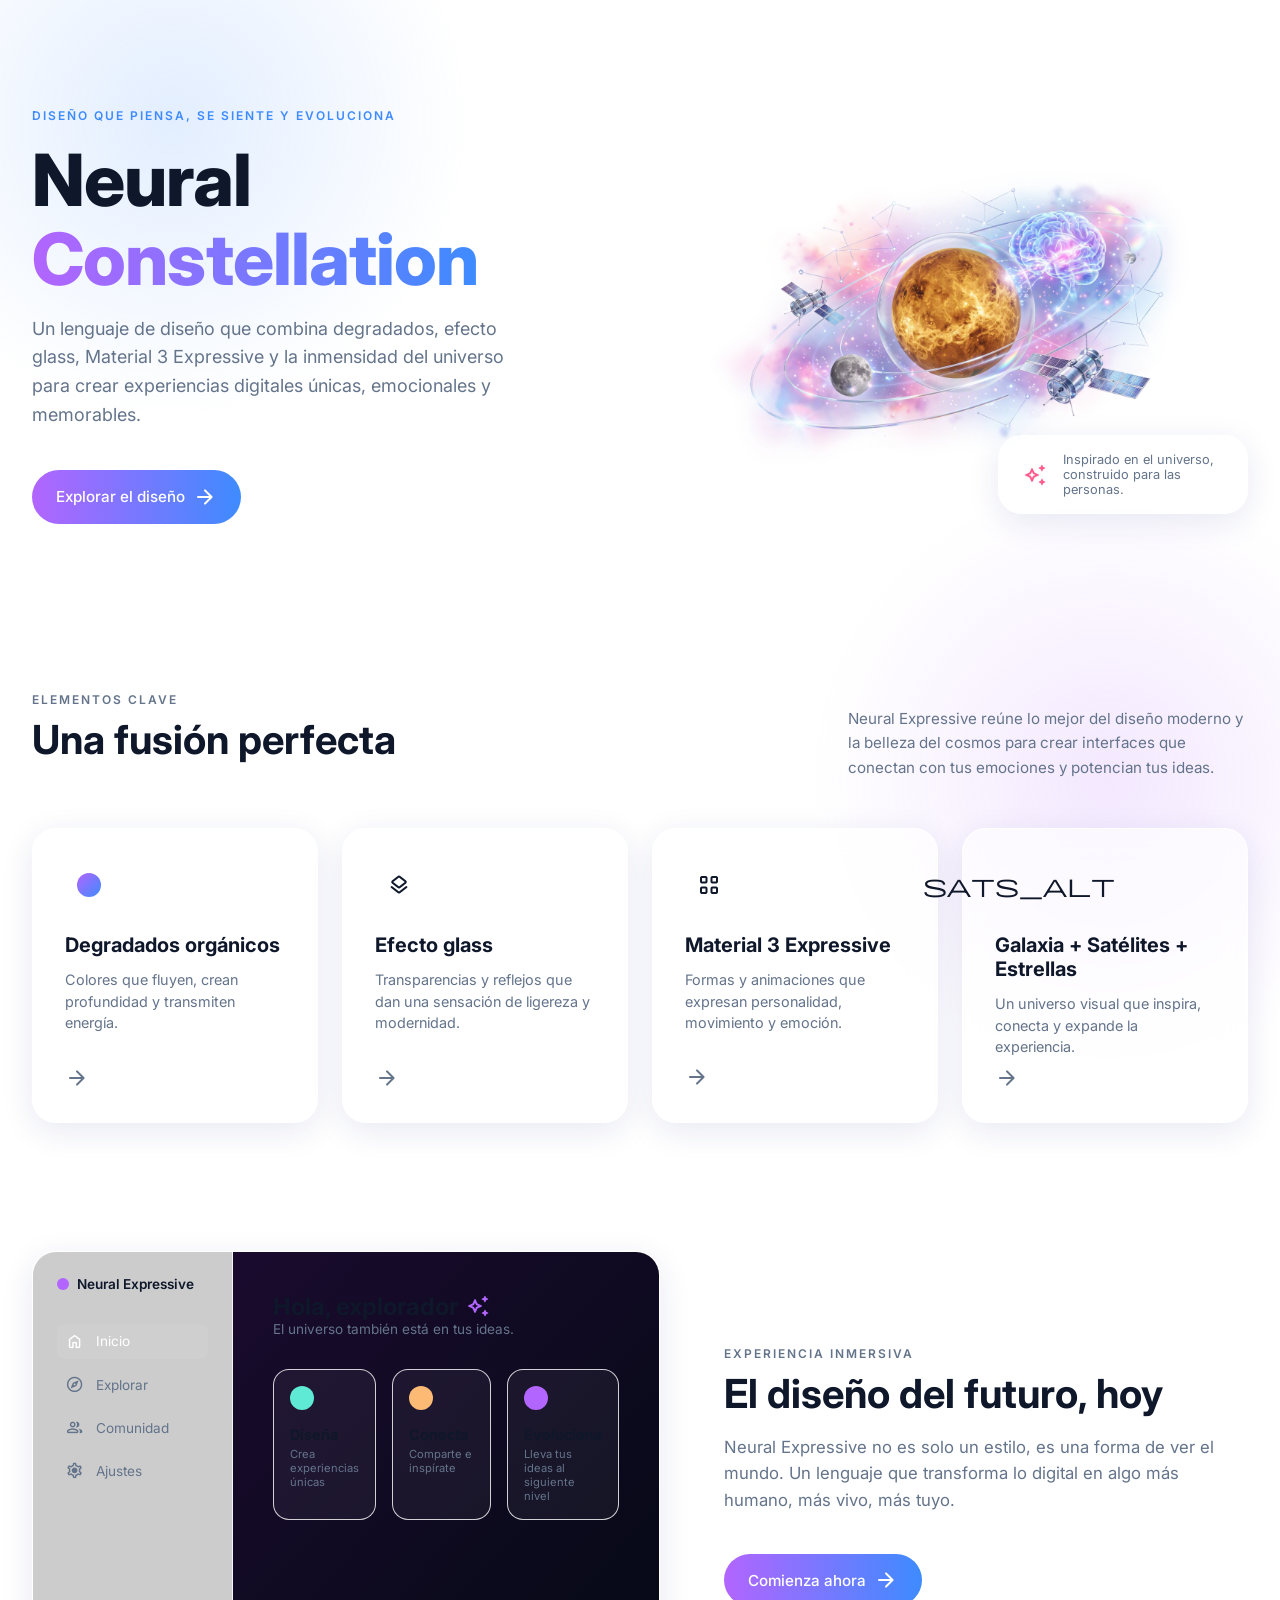
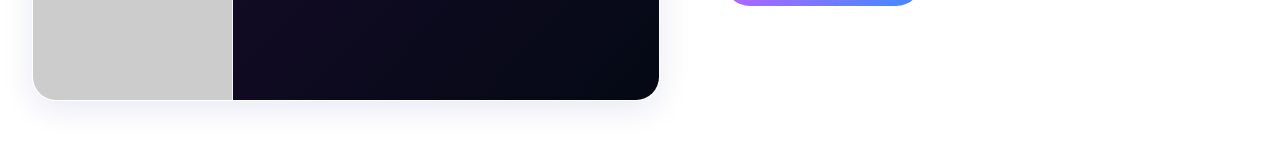
<file: neural_expressive.html>
<!DOCTYPE html>
<html lang="es">
<head>
    <meta charset="UTF-8">
    <meta name="viewport" content="width=device-width, initial-scale=1.0">
    <title>Neural Expressive</title>
    <link rel="stylesheet" href="neural_expressive.css">
    <!-- Google Fonts -->
    <link rel="preconnect" href="https://fonts.googleapis.com">
    <link rel="preconnect" href="https://fonts.gstatic.com" crossorigin>
    <link href="https://fonts.googleapis.com/css2?family=Inter:wght@300;400;500;700;800&display=swap" rel="stylesheet">
    <!-- Material Symbols -->
    <link rel="stylesheet" href="https://fonts.googleapis.com/css2?family=Material+Symbols+Rounded:opsz,wght,FILL,GRAD@24,400,0,0" />
</head>
<body>

    <div class="ne-background-glow"></div>

    <main class="ne-container">
        <!-- HERO SECTION -->
        <section class="ne-hero">
            <div class="ne-hero-content">
                <span class="ne-badge">DISEÑO QUE PIENSA, SE SIENTE Y EVOLUCIONA</span>
                <h1 class="ne-title">Neural<br><span class="ne-gradient-text">Constellation</span></h1>
                <p class="ne-description">
                    Un lenguaje de diseño que combina degradados, efecto glass, Material 3 Expressive y la inmensidad del universo para crear experiencias digitales únicas, emocionales y memorables.
                </p>
                <div class="ne-actions">
                    <a href="#" class="ne-btn ne-btn-primary">Explorar el diseño <span class="material-symbols-rounded">arrow_forward</span></a>
                    <a href="#" class="ne-btn ne-btn-secondary">Ver demo <span class="material-symbols-rounded">play_circle</span></a>
                </div>
            </div>
            
            <div class="ne-hero-visual">
                <img src="neural_expressive.png" alt="Neural Expressive Universe Oscuro" class="ne-main-img img-dark">
                
                <img src="neural_expressive_light.png" alt="Neural Expressive Universe Claro" class="ne-main-img img-light">
                
                <div class="ne-floating-card glass-panel">
                    <span class="material-symbols-rounded ne-icon-star">auto_awesome</span>
                    <p>Inspirado en el universo, construido para las personas.</p>
                </div>
            </div>


        </section>

        <!-- FEATURES SECTION -->
        <section class="ne-features">
            <div class="ne-features-header">
                <div>
                    <span class="ne-subtitle">ELEMENTOS CLAVE</span>
                    <h2>Una fusión perfecta</h2>
                </div>
                <p>Neural Expressive reúne lo mejor del diseño moderno y la belleza del cosmos para crear interfaces que conectan con tus emociones y potencian tus ideas.</p>
            </div>

            <div class="ne-grid-cards">
                <!-- Card 1 -->
                <div class="ne-card glass-panel">
                    <div class="ne-card-icon"><div class="ne-circle-gradient"></div></div>
                    <h3>Degradados orgánicos</h3>
                    <p>Colores que fluyen, crean profundidad y transmiten energía.</p>
                    <span class="material-symbols-rounded ne-arrow">arrow_forward</span>
                </div>
                <!-- Card 2 -->
                <div class="ne-card glass-panel">
                    <div class="ne-card-icon"><span class="material-symbols-rounded">layers</span></div>
                    <h3>Efecto glass</h3>
                    <p>Transparencias y reflejos que dan una sensación de ligereza y modernidad.</p>
                    <span class="material-symbols-rounded ne-arrow">arrow_forward</span>
                </div>
                <!-- Card 3 -->
                <div class="ne-card glass-panel">
                    <div class="ne-card-icon"><span class="material-symbols-rounded">view_cozy</span></div>
                    <h3>Material 3 Expressive</h3>
                    <p>Formas y animaciones que expresan personalidad, movimiento y emoción.</p>
                    <span class="material-symbols-rounded ne-arrow">arrow_forward</span>
                </div>
                <!-- Card 4 -->
                <div class="ne-card glass-panel">
                    <div class="ne-card-icon"><span class="material-symbols-rounded">sats_alt</span></div>
                    <h3>Galaxia + Satélites + Estrellas</h3>
                    <p>Un universo visual que inspira, conecta y expande la experiencia.</p>
                    <span class="material-symbols-rounded ne-arrow">arrow_forward</span>
                </div>
            </div>
        </section>

        <!-- SHOWCASE SECTION -->
        <section class="ne-showcase">
            <div class="ne-mockup glass-panel">
                <aside class="ne-mockup-sidebar">
                    <div class="ne-mockup-logo">
                        <div class="ne-dot"></div> Neural Expressive
                    </div>
                    <nav class="ne-mockup-nav">
                        <a href="#" class="active"><span class="material-symbols-rounded">home</span> Inicio</a>
                        <a href="#"><span class="material-symbols-rounded">explore</span> Explorar</a>
                        <a href="#"><span class="material-symbols-rounded">group</span> Comunidad</a>
                        <a href="#"><span class="material-symbols-rounded">settings</span> Ajustes</a>
                    </nav>
                </aside>
                <div class="ne-mockup-content">
                    <h3 class="ne-mockup-greeting">Hola, explorador <span class="material-symbols-rounded">auto_awesome</span></h3>
                    <p>El universo también está en tus ideas.</p>
                    
                    <div class="ne-mockup-cards">
                        <div class="ne-mc card-1">
                            <div class="ne-mc-icon"></div>
                            <h4>Diseña</h4>
                            <p>Crea experiencias únicas</p>
                        </div>
                        <div class="ne-mc card-2">
                            <div class="ne-mc-icon"></div>
                            <h4>Conecta</h4>
                            <p>Comparte e inspírate</p>
                        </div>
                        <div class="ne-mc card-3">
                            <div class="ne-mc-icon"></div>
                            <h4>Evoluciona</h4>
                            <p>Lleva tus ideas al siguiente nivel</p>
                        </div>
                    </div>
                </div>
            </div>

            <div class="ne-showcase-text">
                <span class="ne-subtitle">EXPERIENCIA INMERSIVA</span>
                <h2>El diseño del futuro, hoy</h2>
                <p>Neural Expressive no es solo un estilo, es una forma de ver el mundo. Un lenguaje que transforma lo digital en algo más humano, más vivo, más tuyo.</p>
                <a href="#" class="ne-btn ne-btn-primary mt-4">Comienza ahora <span class="material-symbols-rounded">arrow_forward</span></a>
            </div>
        </section>
    </main>

    <!-- Script Neural Exoressive -->
    <script>
        window.addEventListener('message', (event) => {
            if (event.data.theme === 'light') {
                document.body.classList.add('light-theme');
            } else if (event.data.theme === 'dark') {
                document.body.classList.remove('light-theme');
            }
        });

        window.addEventListener('DOMContentLoaded', () => {
            try {
                const parentIsDark = window.parent.document.body.classList.contains('dark') || 
                                    window.parent.document.documentElement.classList.contains('dark');
                
                if (!parentIsDark) {
                    document.body.classList.add('light-theme');
                }
            } catch (e) {
                console.log("No se pudo acceder al padre por políticas de CORS");
            }
        });
    </script>
</body>
</html>
</file>
<file: neural_expressive.css>
:root {
    --bg-dark: #040914;
    --text-main: #FFFFFF;
    --text-muted: #8E9BB0;
    --accent-purple: #B265FF;
    --accent-blue: #3E8BFF;
    --glass-bg: rgba(255, 255, 255, 0.03);
    --glass-border: rgba(255, 255, 255, 0.08);
    --glass-shadow: 0 8px 32px 0 rgba(0, 0, 0, 0.37);
}

body.light-theme {
    --bg-dark: #F1F5F9; 
    --text-main: #0F172A;
    --text-muted: #64748B;
    --glass-bg: rgba(255, 255, 255, 0.6); 
    --glass-border: rgba(255, 255, 255, 0.8);
    --glass-shadow: 0 8px 32px 0 rgba(31, 38, 135, 0.1);
}

* {
    margin: 0;
    padding: 0;
    box-sizing: border-box;
    font-family: 'Inter', sans-serif;
}

body {
    background-color: transparent;
    color: var(--text-main);
    overflow-x: hidden;
    position: relative;
    -ms-overflow-style: none;  
    scrollbar-width: none; 
}

html, body {
    -ms-overflow-style: none;  
    scrollbar-width: none;     
}

html::-webkit-scrollbar,
body::-webkit-scrollbar,
*::-webkit-scrollbar {
    display: none;
}


/* Background Gradients */
.ne-background-glow {
    position: fixed;
    top: -20%; left: -10%;
    width: 600px; height: 600px;
    background: radial-gradient(circle, rgba(62,139,255,0.15) 0%, rgba(4,9,20,0) 70%);
    z-index: -1;
    pointer-events: none;
}
.ne-background-glow::after {
    content: '';
    position: fixed;
    bottom: -20%; right: -10%;
    width: 600px; height: 600px;
    background: radial-gradient(circle, rgba(178,101,255,0.15) 0%, rgba(4,9,20,0) 70%);
}

.ne-container {
    max-w-width: 1200px;
    margin: 0 auto;
    padding: 4rem 2rem;
    display: flex;
    flex-direction: column;
    gap: 8rem;
}

/* Glassmorphism Utility */
.glass-panel {
    background: var(--glass-bg);
    backdrop-filter: blur(12px);
    -webkit-backdrop-filter: blur(12px);
    border: 1px solid var(--glass-border);
    border-radius: 24px;
    box-shadow: var(--glass-shadow);
}

/* TYPOGRAPHY */
.ne-badge {
    font-size: 0.75rem;
    letter-spacing: 2px;
    color: var(--accent-blue);
    text-transform: uppercase;
    font-weight: 600;
}
.ne-subtitle {
    font-size: 0.75rem;
    letter-spacing: 2px;
    color: var(--text-muted);
    text-transform: uppercase;
    font-weight: 600;
    display: block;
    margin-bottom: 0.5rem;
}
h2 {
    font-size: 2.5rem;
    font-weight: 700;
    margin-bottom: 1rem;
}
.ne-title {
    font-size: 4.5rem;
    font-weight: 800;
    line-height: 1.1;
    margin: 1rem 0;
    letter-spacing: -1px;
}
.ne-gradient-text {
    background: linear-gradient(90deg, var(--accent-purple), var(--accent-blue));
    -webkit-background-clip: text;
    -webkit-text-fill-color: transparent;
}
.ne-description {
    color: var(--text-muted);
    font-size: 1.125rem;
    line-height: 1.6;
    max-width: 500px;
    margin-bottom: 2.5rem;
}

/* BUTTONS */
.ne-actions {
    display: flex;
    gap: 1rem;
}
.ne-btn {
    display: inline-flex;
    align-items: center;
    gap: 0.5rem;
    padding: 0.875rem 1.5rem;
    border-radius: 100px;
    text-decoration: none;
    font-weight: 500;
    font-size: 0.95rem;
    transition: all 0.3s ease;
}
.ne-btn-primary {
    background: linear-gradient(90deg, var(--accent-purple), var(--accent-blue));
    color: white;
    border: none;
}
.ne-btn-primary:hover {
    box-shadow: 0 0 20px rgba(178, 101, 255, 0.4);
    transform: translateY(-2px);
}
.ne-btn-secondary {
    background: transparent;
    color: white;
    border: 1px solid var(--glass-border);
}
.ne-btn-secondary:hover {
    background: rgba(255, 255, 255, 0.05);
}

/* HERO SECTION */
.ne-hero {
    display: grid;
    grid-template-columns: 1fr 1fr;
    align-items: center;
    gap: 4rem;
}
.ne-hero-visual {
    position: relative;
    width: 100%;
    min-height: 500px;
    display: flex;
    justify-content: center;
    align-items: center;
}
.ne-main-img {
    width: 100%;
    max-width: 500px;
    object-fit: contain;
    /* Efecto de flotación suave */
    animation: float 6s ease-in-out infinite;
}
.ne-floating-card {
    position: absolute;
    bottom: 10%;
    right: 0;
    padding: 1rem 1.5rem;
    display: flex;
    align-items: center;
    gap: 1rem;
    max-width: 250px;
}
.ne-floating-card p {
    font-size: 0.8rem;
    color: var(--text-muted);
}
.ne-icon-star {
    color: #FF5E8E;
}

/* FEATURES SECTION */
.ne-features-header {
    display: flex;
    justify-content: space-between;
    align-items: flex-end;
    margin-bottom: 3rem;
    flex-wrap: wrap;
    gap: 2rem;
}
.ne-features-header p {
    color: var(--text-muted);
    max-width: 400px;
    font-size: 0.95rem;
    line-height: 1.6;
}
.ne-grid-cards {
    display: grid;
    grid-template-columns: repeat(auto-fit, minmax(250px, 1fr));
    gap: 1.5rem;
}
.ne-card {
    padding: 2rem;
    display: flex;
    flex-direction: column;
    position: relative;
    transition: transform 0.3s ease, border-color 0.3s ease;
}
.ne-card:hover {
    transform: translateY(-5px);
    border-color: rgba(255,255,255,0.2);
}
.ne-card-icon {
    width: 48px; height: 48px;
    border-radius: 50%;
    background: rgba(255,255,255,0.05);
    display: flex;
    align-items: center;
    justify-content: center;
    margin-bottom: 1.5rem;
}
.ne-circle-gradient {
    width: 24px; height: 24px;
    border-radius: 50%;
    background: linear-gradient(135deg, var(--accent-purple), var(--accent-blue));
}
.ne-card h3 {
    font-size: 1.25rem;
    margin-bottom: 0.75rem;
}
.ne-card p {
    color: var(--text-muted);
    font-size: 0.9rem;
    line-height: 1.5;
    margin-bottom: 2rem;
}
.ne-arrow {
    position: absolute;
    bottom: 2rem;
    left: 2rem;
    color: var(--text-muted);
}

/* SHOWCASE SECTION */
.ne-showcase {
    display: grid;
    grid-template-columns: 1.2fr 1fr;
    gap: 4rem;
    align-items: center;
}
.ne-mockup {
    display: flex;
    height: 450px;
    overflow: hidden;
    padding: 0;
}
.ne-mockup-sidebar {
    width: 200px;
    background: rgba(0,0,0,0.2);
    border-right: 1px solid var(--glass-border);
    padding: 1.5rem;
}
.ne-mockup-logo {
    display: flex;
    align-items: center;
    gap: 0.5rem;
    font-size: 0.85rem;
    font-weight: 600;
    margin-bottom: 2rem;
}
.ne-dot {
    width: 12px; height: 12px;
    border-radius: 50%;
    background: var(--accent-purple);
}
.ne-mockup-nav {
    display: flex;
    flex-direction: column;
    gap: 0.5rem;
}
.ne-mockup-nav a {
    color: var(--text-muted);
    text-decoration: none;
    font-size: 0.85rem;
    display: flex;
    align-items: center;
    gap: 0.75rem;
    padding: 0.5rem;
    border-radius: 8px;
}
.ne-mockup-nav a.active, .ne-mockup-nav a:hover {
    background: rgba(255,255,255,0.05);
    color: white;
}
.ne-mockup-nav a span { font-size: 1.2rem; }
.ne-mockup-content {
    flex: 1;
    padding: 2.5rem;
    background: url('data:image/svg+xml;utf8,<svg xmlns="http://www.w3.org/2000/svg" width="100%" height="100%"><defs><linearGradient id="g" x1="0%" y1="0%" x2="100%" y2="100%"><stop offset="0%" stop-color="%231a0b2e"/><stop offset="100%" stop-color="%23040914"/></linearGradient></defs><rect width="100%" height="100%" fill="url(%23g)"/></svg>') no-repeat;
    background-size: cover;
}
.ne-mockup-greeting {
    font-size: 1.5rem;
    display: flex;
    align-items: center;
    gap: 0.5rem;
}
.ne-mockup-greeting span { color: var(--accent-purple); }
.ne-mockup-content > p {
    color: var(--text-muted);
    font-size: 0.85rem;
    margin-bottom: 2rem;
}
.ne-mockup-cards {
    display: flex;
    gap: 1rem;
}
.ne-mc {
    background: rgba(255,255,255,0.05);
    border: 1px solid var(--glass-border);
    padding: 1rem;
    border-radius: 16px;
    flex: 1;
}
.ne-mc-icon {
    width: 24px; height: 24px;
    border-radius: 50%;
    margin-bottom: 1rem;
}
.card-1 .ne-mc-icon { background: #5EEAD4; }
.card-2 .ne-mc-icon { background: #FDBA74; }
.card-3 .ne-mc-icon { background: #B265FF; }
.ne-mc h4 { font-size: 0.9rem; margin-bottom: 0.25rem; }
.ne-mc p { font-size: 0.7rem; color: var(--text-muted); }

.ne-showcase-text p {
    color: var(--text-muted);
    font-size: 1.05rem;
    line-height: 1.6;
    margin-bottom: 1.5rem;
}

.mt-4 { margin-top: 1rem; }

.img-light {
    display: none;
}
.img-dark {
    display: block;
}

body.light-theme .img-dark {
    display: none;
}
body.light-theme .img-light {
    display: block;
}

/* ANIMATIONS */
@keyframes float {
    0% { transform: translateY(0px); }
    50% { transform: translateY(-15px); }
    100% { transform: translateY(0px); }
}

/* RESPONSIVE */
@media (max-width: 900px) {
    .ne-hero, .ne-showcase {
        grid-template-columns: 1fr;
    }
    .ne-title {
        font-size: 3rem;
    }
    .ne-features-header {
        flex-direction: column;
        align-items: flex-start;
    }
    .ne-mockup {
        flex-direction: column;
        height: auto;
    }
    .ne-mockup-sidebar {
        width: 100%;
        border-right: none;
        border-bottom: 1px solid var(--glass-border);
    }
    .ne-mockup-nav {
        flex-direction: row;
        overflow-x: auto;
    }
    .ne-mockup-cards {
        flex-direction: column;
    }
}
</file>
